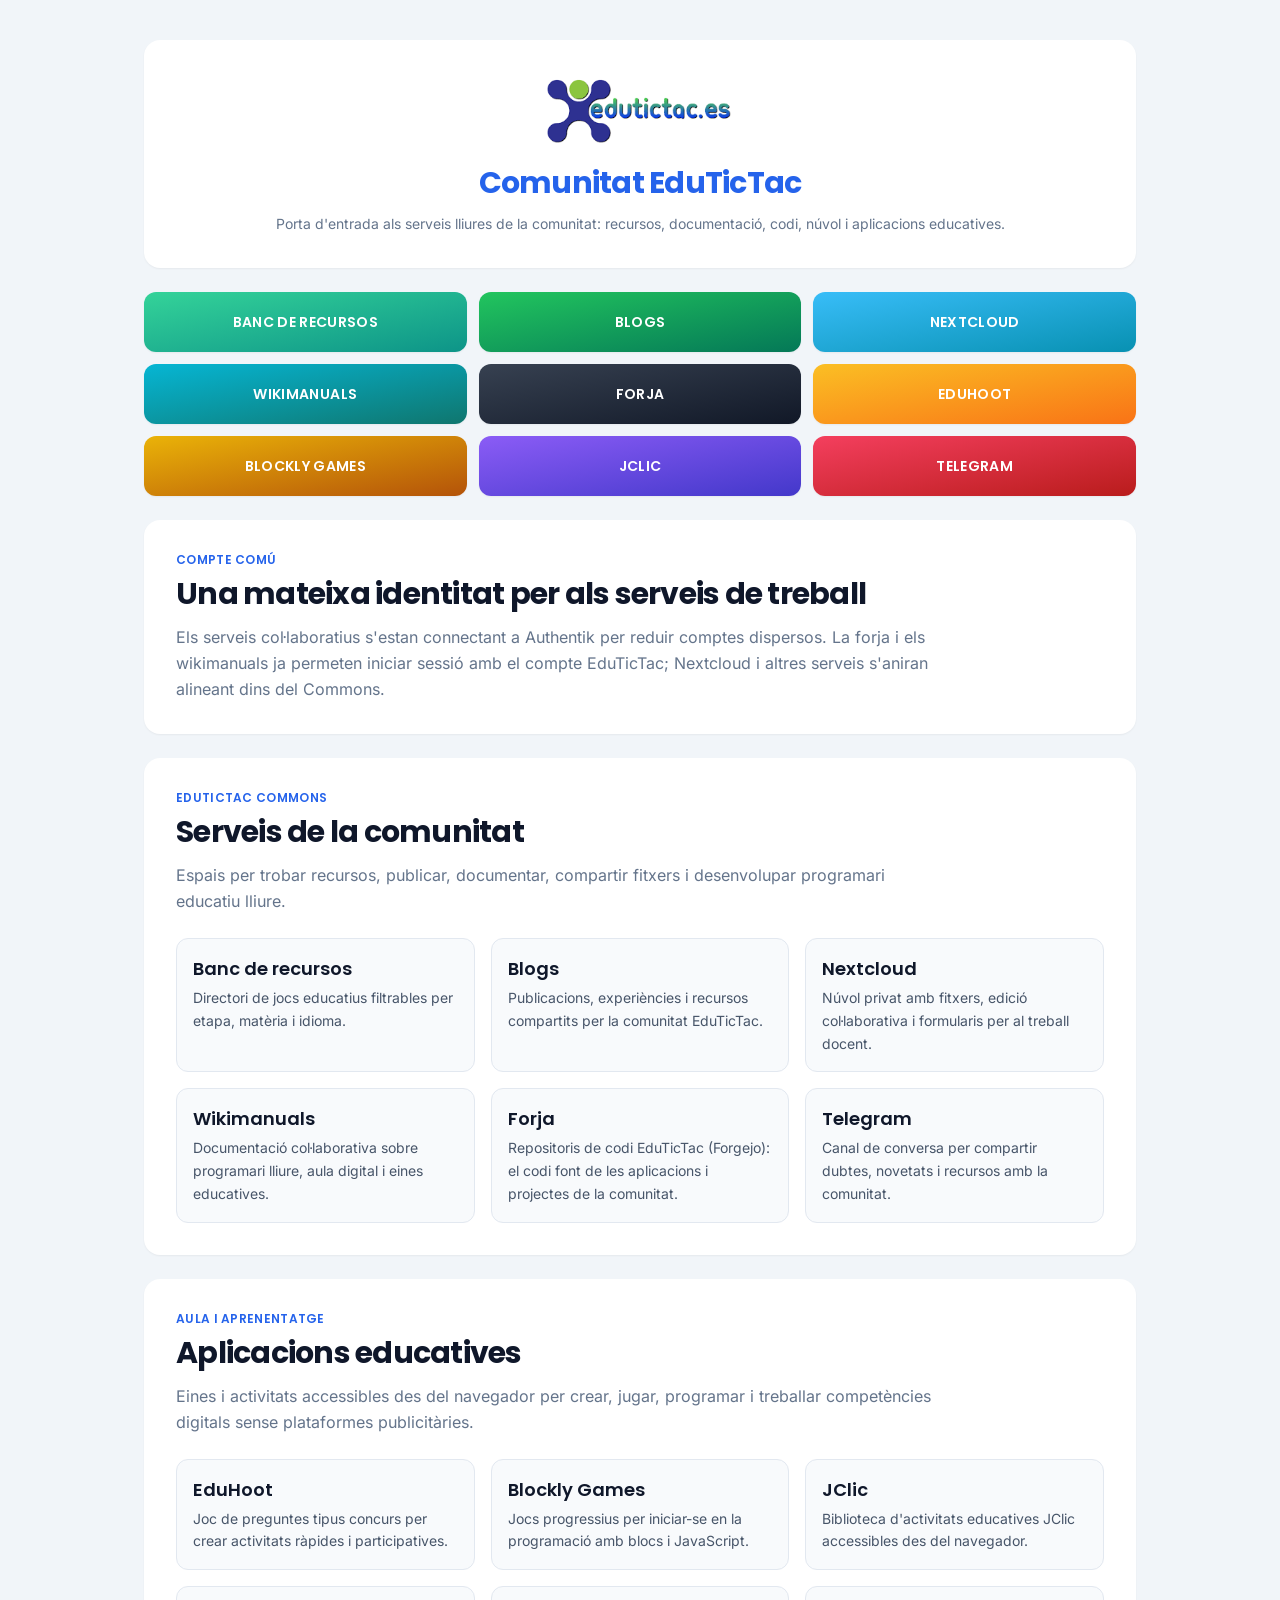
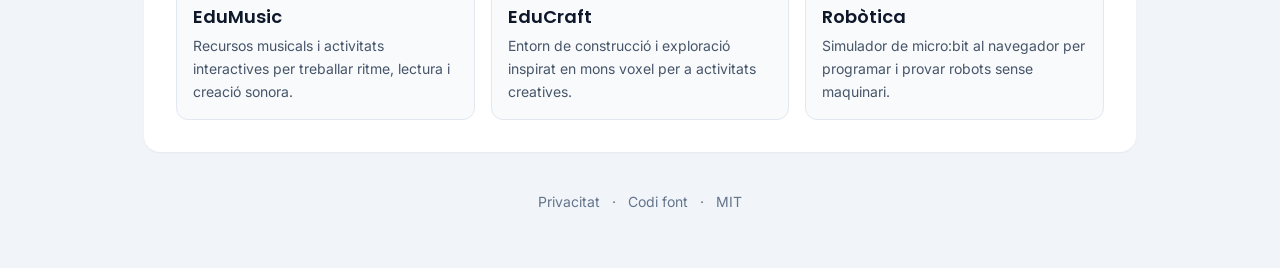
<file: index.html>
<!DOCTYPE html>
<html lang="ca">
<head>
  <meta charset="utf-8">
  <meta name="viewport" content="width=device-width, initial-scale=1.0">
  <title>Comunitat EduTicTac</title>
  <meta name="description" content="EduTicTac - Una comunitat per compartir, un espai per desenvolupar, un lloc per aprendre">
  <link rel="stylesheet" href="styles/fonts.css">
  <link rel="stylesheet" href="styles/tailwind.css">
</head>
<body class="bg-slate-100 min-h-screen font-sans text-slate-800">

  <div class="max-w-5xl mx-auto px-4 py-10 flex flex-col gap-6">

    <!-- Header -->
    <header class="bg-white rounded-2xl shadow-sm p-8 flex flex-col items-center gap-3 text-center">
      <img src="logo.png" alt="EduTicTac" class="max-w-xs w-full h-auto">
      <h1 class="font-display text-3xl font-bold text-blue-600 tracking-tight">Comunitat EduTicTac</h1>
      <p class="text-slate-500 text-sm leading-relaxed">
        Porta d'entrada als serveis lliures de la comunitat: recursos, documentació,
        codi, núvol i aplicacions educatives.
      </p>
    </header>

    <!-- Accessos principals -->
    <nav class="grid grid-cols-2 sm:grid-cols-3 gap-3" aria-label="Serveis EduTicTac">
      <a href="https://recursos.edutictac.es/"
         class="flex items-center justify-center bg-gradient-to-br from-emerald-400 to-teal-600 hover:from-emerald-500 hover:to-teal-700 active:scale-95 text-white font-display font-semibold text-sm uppercase tracking-wide rounded-xl py-5 shadow-sm transition-all duration-200">
        Banc de recursos
      </a>
      <a href="https://edutictac.es/blog/"
         class="flex items-center justify-center bg-gradient-to-br from-green-500 to-emerald-700 hover:from-green-600 hover:to-emerald-800 active:scale-95 text-white font-display font-semibold text-sm uppercase tracking-wide rounded-xl py-5 shadow-sm transition-all duration-200">
        Blogs
      </a>
      <a href="https://edutictac.es/nextcloud/"
         class="flex items-center justify-center bg-gradient-to-br from-sky-400 to-cyan-600 hover:from-sky-500 hover:to-cyan-700 active:scale-95 text-white font-display font-semibold text-sm uppercase tracking-wide rounded-xl py-5 shadow-sm transition-all duration-200">
        Nextcloud
      </a>
      <a href="https://edutictac.es/wikimanuals"
         class="flex items-center justify-center bg-gradient-to-br from-cyan-500 to-teal-700 hover:from-cyan-600 hover:to-teal-800 active:scale-95 text-white font-display font-semibold text-sm uppercase tracking-wide rounded-xl py-5 shadow-sm transition-all duration-200">
        Wikimanuals
      </a>
      <a href="https://git.edutictac.es"
         class="flex items-center justify-center bg-gradient-to-br from-gray-700 to-gray-900 hover:from-gray-800 hover:to-black active:scale-95 text-white font-display font-semibold text-sm uppercase tracking-wide rounded-xl py-5 shadow-sm transition-all duration-200">
        Forja
      </a>
      <a href="https://eduhoot.edutictac.es"
         class="flex items-center justify-center bg-gradient-to-br from-amber-400 to-orange-500 hover:from-amber-500 hover:to-orange-600 active:scale-95 text-white font-display font-semibold text-sm uppercase tracking-wide rounded-xl py-5 shadow-sm transition-all duration-200">
        EduHoot
      </a>
      <a href="https://blockly.edutictac.es"
         class="flex items-center justify-center bg-gradient-to-br from-yellow-500 to-amber-700 hover:from-yellow-600 hover:to-amber-800 active:scale-95 text-white font-display font-semibold text-sm uppercase tracking-wide rounded-xl py-5 shadow-sm transition-all duration-200">
        Blockly Games
      </a>
      <a href="https://jclic.edutictac.es/"
         class="flex items-center justify-center bg-gradient-to-br from-violet-500 to-indigo-700 hover:from-violet-600 hover:to-indigo-800 active:scale-95 text-white font-display font-semibold text-sm uppercase tracking-wide rounded-xl py-5 shadow-sm transition-all duration-200">
        JClic
      </a>
      <a href="https://telegram.me/joinchat/AF9KBj1o0IXttv35k7NAug"
         class="flex items-center justify-center bg-gradient-to-br from-rose-500 to-red-700 hover:from-rose-600 hover:to-red-800 active:scale-95 text-white font-display font-semibold text-sm uppercase tracking-wide rounded-xl py-5 shadow-sm transition-all duration-200">
        Telegram
      </a>
    </nav>

    <!-- Identitat -->
    <section class="bg-white rounded-2xl shadow-sm p-6 sm:p-8" aria-labelledby="identity-title">
      <div class="max-w-3xl">
        <p class="text-blue-600 font-display font-semibold uppercase tracking-wide text-xs mb-2">Compte comú</p>
        <h2 id="identity-title" class="font-display text-2xl sm:text-3xl font-bold text-slate-900 tracking-tight mb-3">
          Una mateixa identitat per als serveis de treball
        </h2>
        <p class="text-slate-500 leading-relaxed">
          Els serveis col·laboratius s'estan connectant a Authentik per reduir comptes dispersos.
          La forja i els wikimanuals ja permeten iniciar sessió amb el compte EduTicTac; Nextcloud
          i altres serveis s'aniran alineant dins del Commons.
        </p>
      </div>
    </section>

    <!-- Serveis Commons -->
    <section class="bg-white rounded-2xl shadow-sm p-6 sm:p-8" aria-labelledby="services-title">
      <div class="max-w-3xl">
        <p class="text-blue-600 font-display font-semibold uppercase tracking-wide text-xs mb-2">EduTicTac Commons</p>
        <h2 id="services-title" class="font-display text-2xl sm:text-3xl font-bold text-slate-900 tracking-tight mb-3">
          Serveis de la comunitat
        </h2>
        <p class="text-slate-500 leading-relaxed">
          Espais per trobar recursos, publicar, documentar, compartir fitxers i desenvolupar
          programari educatiu lliure.
        </p>
      </div>

      <div class="grid sm:grid-cols-2 lg:grid-cols-3 gap-4 mt-6">
        <a href="https://recursos.edutictac.es/" class="block border border-slate-200 rounded-xl p-4 bg-slate-50 hover:bg-white hover:border-blue-300 hover:shadow-sm focus:outline-none focus:ring-2 focus:ring-blue-500 transition">
          <h3 class="font-display text-lg font-semibold text-slate-900 mb-1">Banc de recursos</h3>
          <p class="text-sm text-slate-600 leading-relaxed">Directori de jocs educatius filtrables per etapa, matèria i idioma.</p>
        </a>
        <a href="https://edutictac.es/blog/" class="block border border-slate-200 rounded-xl p-4 bg-slate-50 hover:bg-white hover:border-blue-300 hover:shadow-sm focus:outline-none focus:ring-2 focus:ring-blue-500 transition">
          <h3 class="font-display text-lg font-semibold text-slate-900 mb-1">Blogs</h3>
          <p class="text-sm text-slate-600 leading-relaxed">Publicacions, experiències i recursos compartits per la comunitat EduTicTac.</p>
        </a>
        <a href="https://edutictac.es/nextcloud/" class="block border border-slate-200 rounded-xl p-4 bg-slate-50 hover:bg-white hover:border-blue-300 hover:shadow-sm focus:outline-none focus:ring-2 focus:ring-blue-500 transition">
          <h3 class="font-display text-lg font-semibold text-slate-900 mb-1">Nextcloud</h3>
          <p class="text-sm text-slate-600 leading-relaxed">Núvol privat amb fitxers, edició col·laborativa i formularis per al treball docent.</p>
        </a>
        <a href="https://edutictac.es/wikimanuals" class="block border border-slate-200 rounded-xl p-4 bg-slate-50 hover:bg-white hover:border-blue-300 hover:shadow-sm focus:outline-none focus:ring-2 focus:ring-blue-500 transition">
          <h3 class="font-display text-lg font-semibold text-slate-900 mb-1">Wikimanuals</h3>
          <p class="text-sm text-slate-600 leading-relaxed">Documentació col·laborativa sobre programari lliure, aula digital i eines educatives.</p>
        </a>
        <a href="https://git.edutictac.es" class="block border border-slate-200 rounded-xl p-4 bg-slate-50 hover:bg-white hover:border-blue-300 hover:shadow-sm focus:outline-none focus:ring-2 focus:ring-blue-500 transition">
          <h3 class="font-display text-lg font-semibold text-slate-900 mb-1">Forja</h3>
          <p class="text-sm text-slate-600 leading-relaxed">Repositoris de codi EduTicTac (Forgejo): el codi font de les aplicacions i projectes de la comunitat.</p>
        </a>
        <a href="https://telegram.me/joinchat/AF9KBj1o0IXttv35k7NAug" class="block border border-slate-200 rounded-xl p-4 bg-slate-50 hover:bg-white hover:border-blue-300 hover:shadow-sm focus:outline-none focus:ring-2 focus:ring-blue-500 transition">
          <h3 class="font-display text-lg font-semibold text-slate-900 mb-1">Telegram</h3>
          <p class="text-sm text-slate-600 leading-relaxed">Canal de conversa per compartir dubtes, novetats i recursos amb la comunitat.</p>
        </a>
      </div>
    </section>

    <!-- Aplicacions educatives -->
    <section class="bg-white rounded-2xl shadow-sm p-6 sm:p-8" aria-labelledby="apps-title">
      <div class="max-w-3xl">
        <p class="text-blue-600 font-display font-semibold uppercase tracking-wide text-xs mb-2">Aula i aprenentatge</p>
        <h2 id="apps-title" class="font-display text-2xl sm:text-3xl font-bold text-slate-900 tracking-tight mb-3">
          Aplicacions educatives
        </h2>
        <p class="text-slate-500 leading-relaxed">
          Eines i activitats accessibles des del navegador per crear, jugar, programar i treballar
          competències digitals sense plataformes publicitàries.
        </p>
      </div>

      <div class="grid sm:grid-cols-2 lg:grid-cols-3 gap-4 mt-6">
        <a href="https://eduhoot.edutictac.es" class="block border border-slate-200 rounded-xl p-4 bg-slate-50 hover:bg-white hover:border-blue-300 hover:shadow-sm focus:outline-none focus:ring-2 focus:ring-blue-500 transition">
          <h3 class="font-display text-lg font-semibold text-slate-900 mb-1">EduHoot</h3>
          <p class="text-sm text-slate-600 leading-relaxed">Joc de preguntes tipus concurs per crear activitats ràpides i participatives.</p>
        </a>
        <a href="https://blockly.edutictac.es" class="block border border-slate-200 rounded-xl p-4 bg-slate-50 hover:bg-white hover:border-blue-300 hover:shadow-sm focus:outline-none focus:ring-2 focus:ring-blue-500 transition">
          <h3 class="font-display text-lg font-semibold text-slate-900 mb-1">Blockly Games</h3>
          <p class="text-sm text-slate-600 leading-relaxed">Jocs progressius per iniciar-se en la programació amb blocs i JavaScript.</p>
        </a>
        <a href="https://jclic.edutictac.es/" class="block border border-slate-200 rounded-xl p-4 bg-slate-50 hover:bg-white hover:border-blue-300 hover:shadow-sm focus:outline-none focus:ring-2 focus:ring-blue-500 transition">
          <h3 class="font-display text-lg font-semibold text-slate-900 mb-1">JClic</h3>
          <p class="text-sm text-slate-600 leading-relaxed">Biblioteca d'activitats educatives JClic accessibles des del navegador.</p>
        </a>
        <a href="https://edumusic.edutictac.es" class="block border border-slate-200 rounded-xl p-4 bg-slate-50 hover:bg-white hover:border-blue-300 hover:shadow-sm focus:outline-none focus:ring-2 focus:ring-blue-500 transition">
          <h3 class="font-display text-lg font-semibold text-slate-900 mb-1">EduMusic</h3>
          <p class="text-sm text-slate-600 leading-relaxed">Recursos musicals i activitats interactives per treballar ritme, lectura i creació sonora.</p>
        </a>
        <a href="https://educraft.edutictac.es" class="block border border-slate-200 rounded-xl p-4 bg-slate-50 hover:bg-white hover:border-blue-300 hover:shadow-sm focus:outline-none focus:ring-2 focus:ring-blue-500 transition">
          <h3 class="font-display text-lg font-semibold text-slate-900 mb-1">EduCraft</h3>
          <p class="text-sm text-slate-600 leading-relaxed">Entorn de construcció i exploració inspirat en mons voxel per a activitats creatives.</p>
        </a>
        <a href="https://robotics.edutictac.es" class="block border border-slate-200 rounded-xl p-4 bg-slate-50 hover:bg-white hover:border-blue-300 hover:shadow-sm focus:outline-none focus:ring-2 focus:ring-blue-500 transition">
          <h3 class="font-display text-lg font-semibold text-slate-900 mb-1">Robòtica</h3>
          <p class="text-sm text-slate-600 leading-relaxed">Simulador de micro:bit al navegador per programar i provar robots sense maquinari.</p>
        </a>
      </div>
    </section>

    <!-- Footer -->
    <footer class="text-center text-sm text-slate-500 py-4">
      <a href="privacitat.html" class="hover:text-blue-600 hover:underline transition">Privacitat</a>
      <span class="mx-2">·</span>
      <a href="https://git.edutictac.es/Edutictac/edutictac.es" class="hover:text-blue-600 hover:underline transition">Codi font</a>
      <span class="mx-2">·</span>
      <span>MIT</span>
    </footer>

  </div>

</body>
</html>
</file>
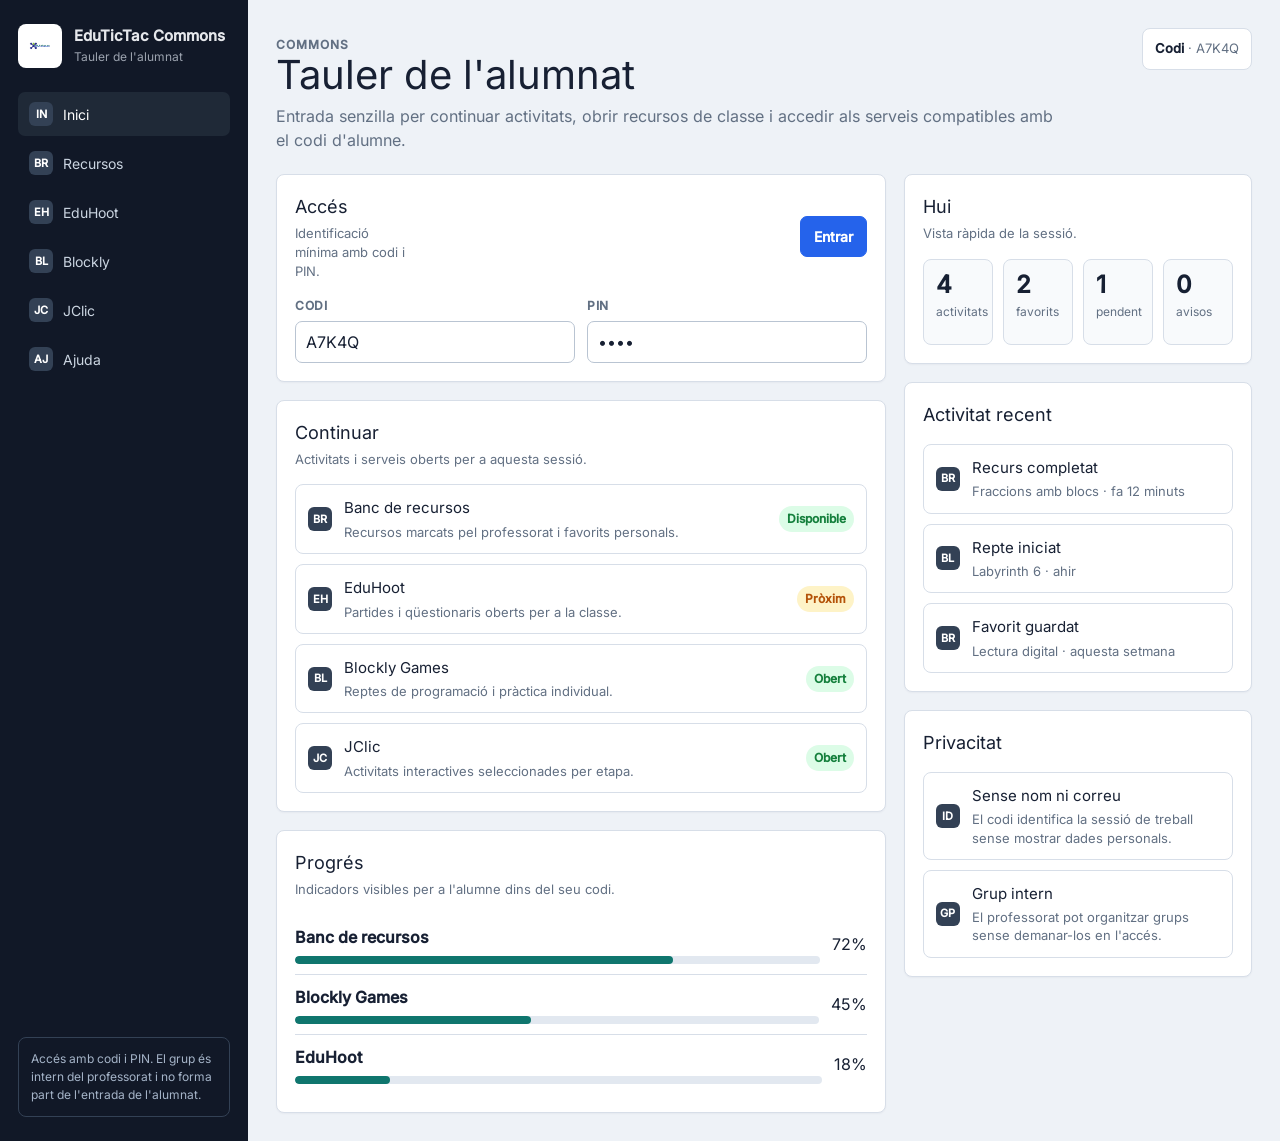
<file: dashboard-alumnat.html>
<!DOCTYPE html>
<html lang="ca">
<head>
  <meta charset="utf-8">
  <meta name="viewport" content="width=device-width, initial-scale=1.0">
  <title>Tauler de l'alumnat — EduTicTac Commons</title>
  <meta name="description" content="Maqueta del tauler de l'alumnat d'EduTicTac Commons.">
  <link rel="stylesheet" href="styles/fonts.css">
  <link rel="stylesheet" href="styles/tailwind.css">
  <link rel="stylesheet" href="styles/dashboards.css">
</head>
<body class="dashboard-body font-sans">
  <div class="dashboard-shell">
    <aside class="dashboard-sidebar" aria-label="Seccions del tauler">
      <div class="dashboard-brand">
        <img src="logo.png" alt="EduTicTac">
        <div>
          <strong>EduTicTac Commons</strong>
          <span>Tauler de l'alumnat</span>
        </div>
      </div>

      <nav class="dashboard-nav">
        <a href="#" aria-current="page"><span class="nav-mark">IN</span>Inici</a>
        <a href="#"><span class="nav-mark">BR</span>Recursos</a>
        <a href="#"><span class="nav-mark">EH</span>EduHoot</a>
        <a href="#"><span class="nav-mark">BL</span>Blockly</a>
        <a href="#"><span class="nav-mark">JC</span>JClic</a>
        <a href="#"><span class="nav-mark">AJ</span>Ajuda</a>
      </nav>

      <p class="dashboard-note">
        Accés amb codi i PIN. El grup és intern del professorat i no forma part de l'entrada de l'alumnat.
      </p>
    </aside>

    <main class="dashboard-main">
      <header class="topbar">
        <div>
          <p class="eyebrow">Commons</p>
          <h1>Tauler de l'alumnat</h1>
          <p>Entrada senzilla per continuar activitats, obrir recursos de classe i accedir als serveis compatibles amb el codi d'alumne.</p>
        </div>
        <div class="session-chip"><strong>Codi</strong> · A7K4Q</div>
      </header>

      <section class="dashboard-grid" aria-label="Contingut principal">
        <div>
          <article class="panel">
            <div class="panel-header">
              <div>
                <h2>Accés</h2>
                <p>Identificació mínima amb codi i PIN.</p>
              </div>
              <div class="button-row">
                <a class="button primary" href="#">Entrar</a>
              </div>
            </div>
            <div class="split-form">
              <div class="field">
                <label for="student-code">Codi</label>
                <input id="student-code" value="A7K4Q">
              </div>
              <div class="field">
                <label for="student-pin">PIN</label>
                <input id="student-pin" value="8291" type="password">
              </div>
            </div>
          </article>

          <article class="panel">
            <div class="panel-header">
              <div>
                <h2>Continuar</h2>
                <p>Activitats i serveis oberts per a aquesta sessió.</p>
              </div>
            </div>

            <div class="tool-list">
              <div class="tool-item">
                <span class="tool-mark">BR</span>
                <div>
                  <h3>Banc de recursos</h3>
                  <p>Recursos marcats pel professorat i favorits personals.</p>
                </div>
                <span class="status ready">Disponible</span>
              </div>
              <div class="tool-item">
                <span class="tool-mark">EH</span>
                <div>
                  <h3>EduHoot</h3>
                  <p>Partides i qüestionaris oberts per a la classe.</p>
                </div>
                <span class="status todo">Pròxim</span>
              </div>
              <div class="tool-item">
                <span class="tool-mark">BL</span>
                <div>
                  <h3>Blockly Games</h3>
                  <p>Reptes de programació i pràctica individual.</p>
                </div>
                <span class="status ready">Obert</span>
              </div>
              <div class="tool-item">
                <span class="tool-mark">JC</span>
                <div>
                  <h3>JClic</h3>
                  <p>Activitats interactives seleccionades per etapa.</p>
                </div>
                <span class="status ready">Obert</span>
              </div>
            </div>
          </article>

          <article class="panel">
            <div class="panel-header">
              <div>
                <h2>Progrés</h2>
                <p>Indicadors visibles per a l'alumne dins del seu codi.</p>
              </div>
            </div>

            <div class="progress-row">
              <div>
                <strong>Banc de recursos</strong>
                <div class="progress-bar"><span style="width:72%"></span></div>
              </div>
              <span>72%</span>
            </div>
            <div class="progress-row">
              <div>
                <strong>Blockly Games</strong>
                <div class="progress-bar"><span style="width:45%"></span></div>
              </div>
              <span>45%</span>
            </div>
            <div class="progress-row">
              <div>
                <strong>EduHoot</strong>
                <div class="progress-bar"><span style="width:18%"></span></div>
              </div>
              <span>18%</span>
            </div>
          </article>
        </div>

        <aside>
          <article class="panel">
            <div class="panel-header">
              <div>
                <h2>Hui</h2>
                <p>Vista ràpida de la sessió.</p>
              </div>
            </div>
            <div class="metric-grid">
              <div class="metric"><strong>4</strong><span>activitats</span></div>
              <div class="metric"><strong>2</strong><span>favorits</span></div>
              <div class="metric"><strong>1</strong><span>pendent</span></div>
              <div class="metric"><strong>0</strong><span>avisos</span></div>
            </div>
          </article>

          <article class="panel">
            <div class="panel-header">
              <div>
                <h2>Activitat recent</h2>
              </div>
            </div>
            <div class="activity-list">
              <div class="activity-item">
                <span class="tool-mark">BR</span>
                <div>
                  <h3>Recurs completat</h3>
                  <p>Fraccions amb blocs · fa 12 minuts</p>
                </div>
              </div>
              <div class="activity-item">
                <span class="tool-mark">BL</span>
                <div>
                  <h3>Repte iniciat</h3>
                  <p>Labyrinth 6 · ahir</p>
                </div>
              </div>
              <div class="activity-item">
                <span class="tool-mark">BR</span>
                <div>
                  <h3>Favorit guardat</h3>
                  <p>Lectura digital · aquesta setmana</p>
                </div>
              </div>
            </div>
          </article>

          <article class="panel">
            <div class="panel-header">
              <div>
                <h2>Privacitat</h2>
              </div>
            </div>
            <div class="activity-list">
              <div class="activity-item">
                <span class="tool-mark">ID</span>
                <div>
                  <h3>Sense nom ni correu</h3>
                  <p>El codi identifica la sessió de treball sense mostrar dades personals.</p>
                </div>
              </div>
              <div class="activity-item">
                <span class="tool-mark">GP</span>
                <div>
                  <h3>Grup intern</h3>
                  <p>El professorat pot organitzar grups sense demanar-los en l'accés.</p>
                </div>
              </div>
            </div>
          </article>
        </aside>
      </section>
    </main>
  </div>
</body>
</html>
</file>
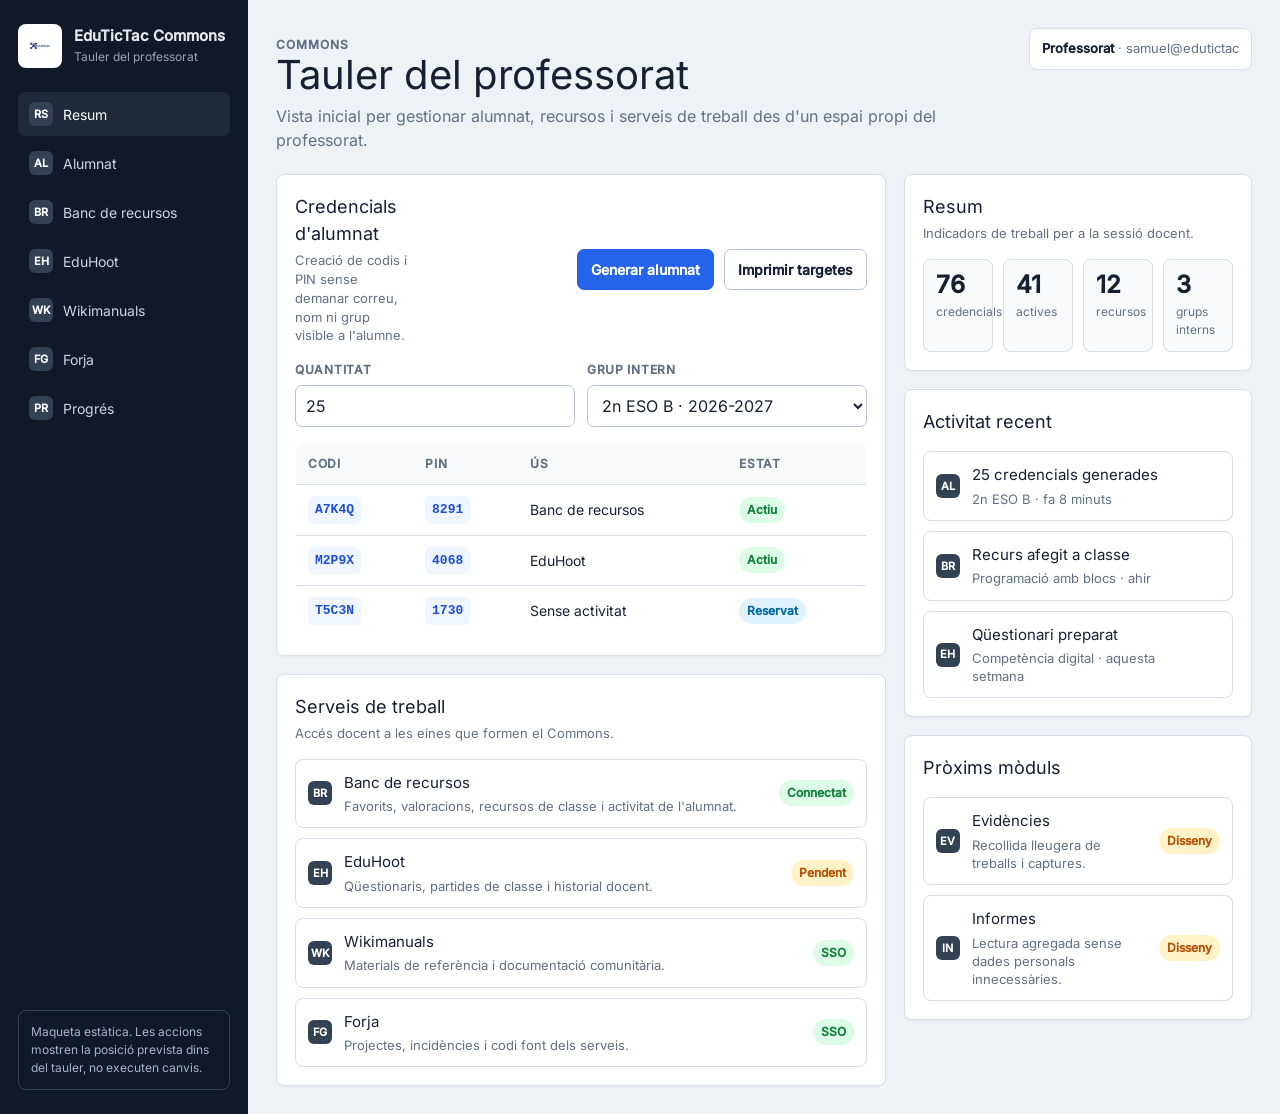
<file: dashboard-professorat.html>
<!DOCTYPE html>
<html lang="ca">
<head>
  <meta charset="utf-8">
  <meta name="viewport" content="width=device-width, initial-scale=1.0">
  <title>Tauler del professorat — EduTicTac Commons</title>
  <meta name="description" content="Maqueta del tauler del professorat d'EduTicTac Commons.">
  <link rel="stylesheet" href="styles/fonts.css">
  <link rel="stylesheet" href="styles/tailwind.css">
  <link rel="stylesheet" href="styles/dashboards.css">
</head>
<body class="dashboard-body font-sans">
  <div class="dashboard-shell">
    <aside class="dashboard-sidebar" aria-label="Seccions del tauler">
      <div class="dashboard-brand">
        <img src="logo.png" alt="EduTicTac">
        <div>
          <strong>EduTicTac Commons</strong>
          <span>Tauler del professorat</span>
        </div>
      </div>

      <nav class="dashboard-nav">
        <a href="#" aria-current="page"><span class="nav-mark">RS</span>Resum</a>
        <a href="#"><span class="nav-mark">AL</span>Alumnat</a>
        <a href="#"><span class="nav-mark">BR</span>Banc de recursos</a>
        <a href="#"><span class="nav-mark">EH</span>EduHoot</a>
        <a href="#"><span class="nav-mark">WK</span>Wikimanuals</a>
        <a href="#"><span class="nav-mark">FG</span>Forja</a>
        <a href="#"><span class="nav-mark">PR</span>Progrés</a>
      </nav>

      <p class="dashboard-note">
        Maqueta estàtica. Les accions mostren la posició prevista dins del tauler, no executen canvis.
      </p>
    </aside>

    <main class="dashboard-main">
      <header class="topbar">
        <div>
          <p class="eyebrow">Commons</p>
          <h1>Tauler del professorat</h1>
          <p>Vista inicial per gestionar alumnat, recursos i serveis de treball des d'un espai propi del professorat.</p>
        </div>
        <div class="session-chip"><strong>Professorat</strong> · samuel@edutictac</div>
      </header>

      <section class="dashboard-grid" aria-label="Contingut principal">
        <div>
          <article class="panel">
            <div class="panel-header">
              <div>
                <h2>Credencials d'alumnat</h2>
                <p>Creació de codis i PIN sense demanar correu, nom ni grup visible a l'alumne.</p>
              </div>
              <div class="button-row">
                <a class="button primary" href="#">Generar alumnat</a>
                <a class="button" href="#">Imprimir targetes</a>
              </div>
            </div>

            <div class="split-form" aria-label="Opcions de generació">
              <div class="field">
                <label for="batch-size">Quantitat</label>
                <input id="batch-size" value="25" inputmode="numeric">
              </div>
              <div class="field">
                <label for="internal-group">Grup intern</label>
                <select id="internal-group">
                  <option>2n ESO B · 2026-2027</option>
                  <option>5é Primària A · 2026-2027</option>
                </select>
              </div>
            </div>

            <table class="credentials-table" aria-label="Mostra de credencials generades" style="margin-top:16px">
              <thead>
                <tr>
                  <th>Codi</th>
                  <th>PIN</th>
                  <th>Ús</th>
                  <th>Estat</th>
                </tr>
              </thead>
              <tbody>
                <tr>
                  <td><span class="code-pill">A7K4Q</span></td>
                  <td><span class="code-pill">8291</span></td>
                  <td>Banc de recursos</td>
                  <td><span class="status ready">Actiu</span></td>
                </tr>
                <tr>
                  <td><span class="code-pill">M2P9X</span></td>
                  <td><span class="code-pill">4068</span></td>
                  <td>EduHoot</td>
                  <td><span class="status ready">Actiu</span></td>
                </tr>
                <tr>
                  <td><span class="code-pill">T5C3N</span></td>
                  <td><span class="code-pill">1730</span></td>
                  <td>Sense activitat</td>
                  <td><span class="status private">Reservat</span></td>
                </tr>
              </tbody>
            </table>
          </article>

          <article class="panel">
            <div class="panel-header">
              <div>
                <h2>Serveis de treball</h2>
                <p>Accés docent a les eines que formen el Commons.</p>
              </div>
            </div>

            <div class="tool-list">
              <div class="tool-item">
                <span class="tool-mark">BR</span>
                <div>
                  <h3>Banc de recursos</h3>
                  <p>Favorits, valoracions, recursos de classe i activitat de l'alumnat.</p>
                </div>
                <span class="status ready">Connectat</span>
              </div>
              <div class="tool-item">
                <span class="tool-mark">EH</span>
                <div>
                  <h3>EduHoot</h3>
                  <p>Qüestionaris, partides de classe i historial docent.</p>
                </div>
                <span class="status todo">Pendent</span>
              </div>
              <div class="tool-item">
                <span class="tool-mark">WK</span>
                <div>
                  <h3>Wikimanuals</h3>
                  <p>Materials de referència i documentació comunitària.</p>
                </div>
                <span class="status ready">SSO</span>
              </div>
              <div class="tool-item">
                <span class="tool-mark">FG</span>
                <div>
                  <h3>Forja</h3>
                  <p>Projectes, incidències i codi font dels serveis.</p>
                </div>
                <span class="status ready">SSO</span>
              </div>
            </div>
          </article>
        </div>

        <aside>
          <article class="panel">
            <div class="panel-header">
              <div>
                <h2>Resum</h2>
                <p>Indicadors de treball per a la sessió docent.</p>
              </div>
            </div>
            <div class="metric-grid">
              <div class="metric"><strong>76</strong><span>credencials</span></div>
              <div class="metric"><strong>41</strong><span>actives</span></div>
              <div class="metric"><strong>12</strong><span>recursos</span></div>
              <div class="metric"><strong>3</strong><span>grups interns</span></div>
            </div>
          </article>

          <article class="panel">
            <div class="panel-header">
              <div>
                <h2>Activitat recent</h2>
              </div>
            </div>
            <div class="activity-list">
              <div class="activity-item">
                <span class="tool-mark">AL</span>
                <div>
                  <h3>25 credencials generades</h3>
                  <p>2n ESO B · fa 8 minuts</p>
                </div>
              </div>
              <div class="activity-item">
                <span class="tool-mark">BR</span>
                <div>
                  <h3>Recurs afegit a classe</h3>
                  <p>Programació amb blocs · ahir</p>
                </div>
              </div>
              <div class="activity-item">
                <span class="tool-mark">EH</span>
                <div>
                  <h3>Qüestionari preparat</h3>
                  <p>Competència digital · aquesta setmana</p>
                </div>
              </div>
            </div>
          </article>

          <article class="panel">
            <div class="panel-header">
              <div>
                <h2>Pròxims mòduls</h2>
              </div>
            </div>
            <div class="activity-list">
              <div class="activity-item">
                <span class="tool-mark">EV</span>
                <div>
                  <h3>Evidències</h3>
                  <p>Recollida lleugera de treballs i captures.</p>
                </div>
                <span class="status todo">Disseny</span>
              </div>
              <div class="activity-item">
                <span class="tool-mark">IN</span>
                <div>
                  <h3>Informes</h3>
                  <p>Lectura agregada sense dades personals innecessàries.</p>
                </div>
                <span class="status todo">Disseny</span>
              </div>
            </div>
          </article>
        </aside>
      </section>
    </main>
  </div>
</body>
</html>
</file>
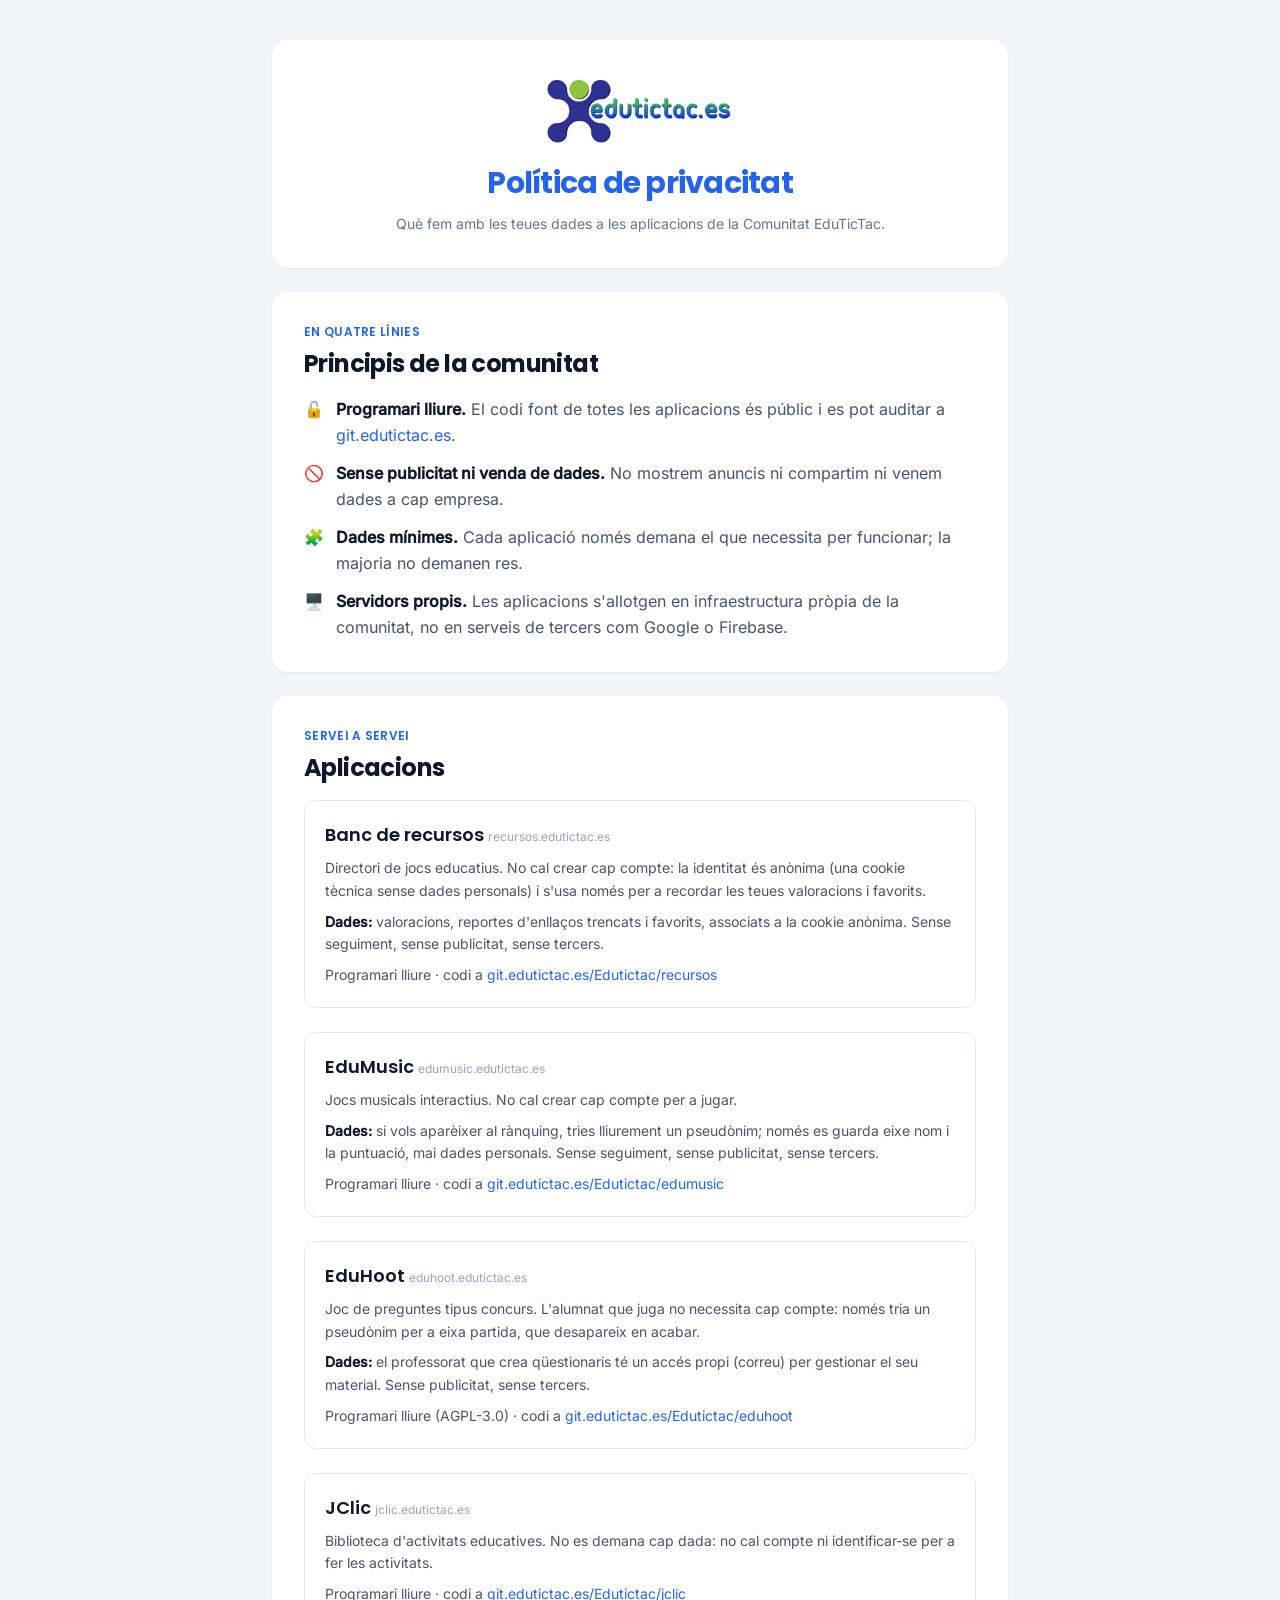
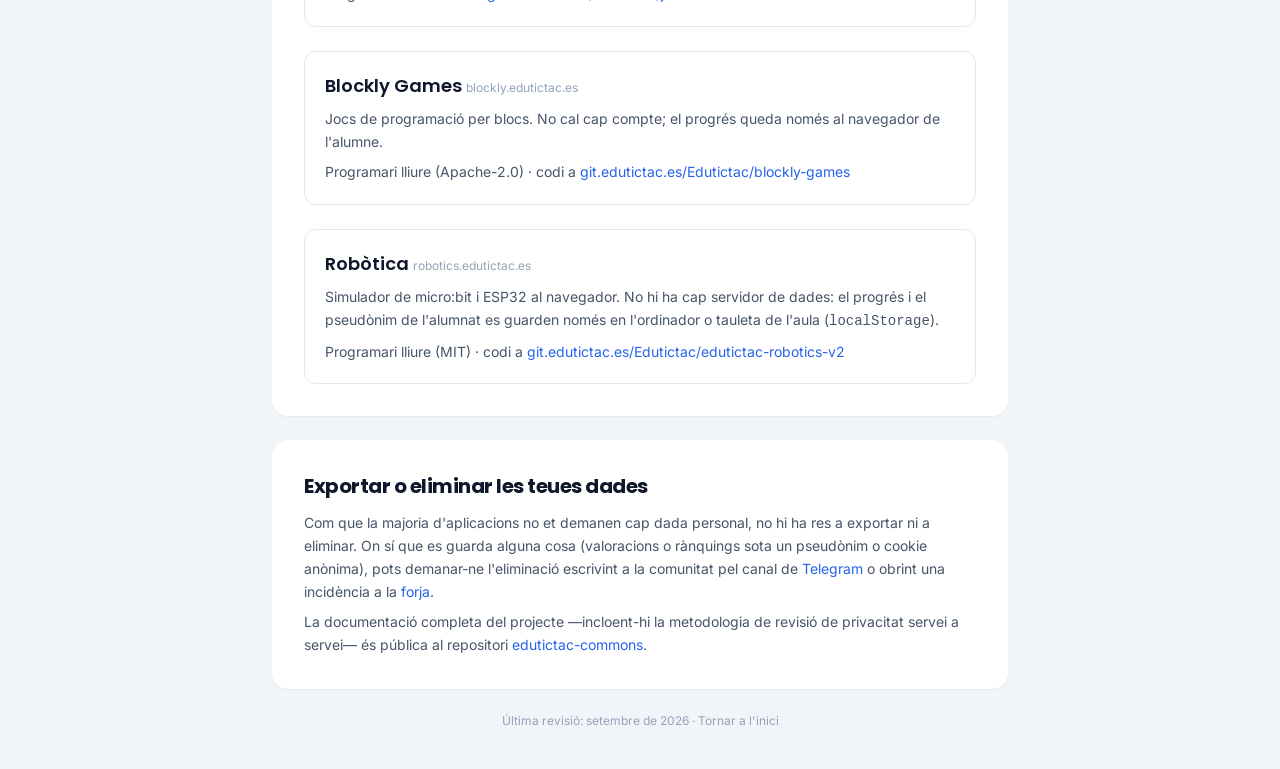
<file: privacitat.html>
<!DOCTYPE html>
<html lang="ca">
<head>
  <meta charset="utf-8">
  <meta name="viewport" content="width=device-width, initial-scale=1.0">
  <title>Política de privacitat — Comunitat EduTicTac</title>
  <meta name="description" content="Política de privacitat de les aplicacions de la Comunitat EduTicTac: quines dades demanem, per a què i com controlar-les.">
  <link rel="stylesheet" href="styles/fonts.css">
  <link rel="stylesheet" href="styles/tailwind.css">
</head>
<body class="bg-slate-100 min-h-screen font-sans text-slate-800">

  <div class="max-w-3xl mx-auto px-4 py-10 flex flex-col gap-6">

    <!-- Header -->
    <header class="bg-white rounded-2xl shadow-sm p-8 flex flex-col items-center gap-3 text-center">
      <a href="index.html">
        <img src="logo.png" alt="EduTicTac" class="max-w-xs w-full h-auto">
      </a>
      <h1 class="font-display text-3xl font-bold text-blue-600 tracking-tight">Política de privacitat</h1>
      <p class="text-slate-500 text-sm leading-relaxed">
        Què fem amb les teues dades a les aplicacions de la Comunitat EduTicTac.
      </p>
    </header>

    <!-- Principis -->
    <section class="bg-white rounded-2xl shadow-sm p-6 sm:p-8" aria-labelledby="principis-title">
      <p class="text-blue-600 font-display font-semibold uppercase tracking-wide text-xs mb-2">En quatre línies</p>
      <h2 id="principis-title" class="font-display text-2xl font-bold text-slate-900 tracking-tight mb-4">
        Principis de la comunitat
      </h2>
      <ul class="space-y-3 text-slate-600 leading-relaxed">
        <li class="flex gap-3">
          <span aria-hidden="true">🔓</span>
          <span><strong class="text-slate-900">Programari lliure.</strong> El codi font de totes les aplicacions és públic i es pot auditar a <a class="text-blue-600 hover:underline" href="https://git.edutictac.es" target="_blank" rel="noopener">git.edutictac.es</a>.</span>
        </li>
        <li class="flex gap-3">
          <span aria-hidden="true">🚫</span>
          <span><strong class="text-slate-900">Sense publicitat ni venda de dades.</strong> No mostrem anuncis ni compartim ni venem dades a cap empresa.</span>
        </li>
        <li class="flex gap-3">
          <span aria-hidden="true">🧩</span>
          <span><strong class="text-slate-900">Dades mínimes.</strong> Cada aplicació només demana el que necessita per funcionar; la majoria no demanen res.</span>
        </li>
        <li class="flex gap-3">
          <span aria-hidden="true">🖥️</span>
          <span><strong class="text-slate-900">Servidors propis.</strong> Les aplicacions s'allotgen en infraestructura pròpia de la comunitat, no en serveis de tercers com Google o Firebase.</span>
        </li>
      </ul>
    </section>

    <!-- Aplicacions -->
    <section class="bg-white rounded-2xl shadow-sm p-6 sm:p-8" aria-labelledby="apps-title">
      <p class="text-blue-600 font-display font-semibold uppercase tracking-wide text-xs mb-2">Servei a servei</p>
      <h2 id="apps-title" class="font-display text-2xl font-bold text-slate-900 tracking-tight mb-4">
        Aplicacions
      </h2>

      <div class="flex flex-col gap-6">

        <article class="border border-slate-200 rounded-xl p-5">
          <h3 class="font-display text-lg font-semibold text-slate-900 mb-2">
            Banc de recursos <span class="text-xs font-sans font-normal text-slate-400">recursos.edutictac.es</span>
          </h3>
          <p class="text-sm text-slate-600 leading-relaxed mb-2">Directori de jocs educatius. No cal crear cap compte: la identitat és anònima (una cookie tècnica sense dades personals) i s'usa només per a recordar les teues valoracions i favorits.</p>
          <p class="text-sm text-slate-600 leading-relaxed mb-2"><strong class="text-slate-900">Dades:</strong> valoracions, reportes d'enllaços trencats i favorits, associats a la cookie anònima. Sense seguiment, sense publicitat, sense tercers.</p>
          <p class="text-sm text-slate-600 leading-relaxed">Programari lliure · codi a <a class="text-blue-600 hover:underline" href="https://git.edutictac.es/Edutictac/recursos" target="_blank" rel="noopener">git.edutictac.es/Edutictac/recursos</a></p>
        </article>

        <article class="border border-slate-200 rounded-xl p-5">
          <h3 class="font-display text-lg font-semibold text-slate-900 mb-2">
            EduMusic <span class="text-xs font-sans font-normal text-slate-400">edumusic.edutictac.es</span>
          </h3>
          <p class="text-sm text-slate-600 leading-relaxed mb-2">Jocs musicals interactius. No cal crear cap compte per a jugar.</p>
          <p class="text-sm text-slate-600 leading-relaxed mb-2"><strong class="text-slate-900">Dades:</strong> si vols aparèixer al rànquing, tries lliurement un pseudònim; només es guarda eixe nom i la puntuació, mai dades personals. Sense seguiment, sense publicitat, sense tercers.</p>
          <p class="text-sm text-slate-600 leading-relaxed">Programari lliure · codi a <a class="text-blue-600 hover:underline" href="https://git.edutictac.es/Edutictac/edumusic" target="_blank" rel="noopener">git.edutictac.es/Edutictac/edumusic</a></p>
        </article>

        <article class="border border-slate-200 rounded-xl p-5">
          <h3 class="font-display text-lg font-semibold text-slate-900 mb-2">
            EduHoot <span class="text-xs font-sans font-normal text-slate-400">eduhoot.edutictac.es</span>
          </h3>
          <p class="text-sm text-slate-600 leading-relaxed mb-2">Joc de preguntes tipus concurs. L'alumnat que juga no necessita cap compte: només tria un pseudònim per a eixa partida, que desapareix en acabar.</p>
          <p class="text-sm text-slate-600 leading-relaxed mb-2"><strong class="text-slate-900">Dades:</strong> el professorat que crea qüestionaris té un accés propi (correu) per gestionar el seu material. Sense publicitat, sense tercers.</p>
          <p class="text-sm text-slate-600 leading-relaxed">Programari lliure (AGPL-3.0) · codi a <a class="text-blue-600 hover:underline" href="https://git.edutictac.es/Edutictac/eduhoot" target="_blank" rel="noopener">git.edutictac.es/Edutictac/eduhoot</a></p>
        </article>

        <article class="border border-slate-200 rounded-xl p-5">
          <h3 class="font-display text-lg font-semibold text-slate-900 mb-2">
            JClic <span class="text-xs font-sans font-normal text-slate-400">jclic.edutictac.es</span>
          </h3>
          <p class="text-sm text-slate-600 leading-relaxed mb-2">Biblioteca d'activitats educatives. No es demana cap dada: no cal compte ni identificar-se per a fer les activitats.</p>
          <p class="text-sm text-slate-600 leading-relaxed">Programari lliure · codi a <a class="text-blue-600 hover:underline" href="https://git.edutictac.es/Edutictac/jclic" target="_blank" rel="noopener">git.edutictac.es/Edutictac/jclic</a></p>
        </article>

        <article class="border border-slate-200 rounded-xl p-5">
          <h3 class="font-display text-lg font-semibold text-slate-900 mb-2">
            Blockly Games <span class="text-xs font-sans font-normal text-slate-400">blockly.edutictac.es</span>
          </h3>
          <p class="text-sm text-slate-600 leading-relaxed mb-2">Jocs de programació per blocs. No cal cap compte; el progrés queda només al navegador de l'alumne.</p>
          <p class="text-sm text-slate-600 leading-relaxed">Programari lliure (Apache-2.0) · codi a <a class="text-blue-600 hover:underline" href="https://git.edutictac.es/Edutictac/blockly-games" target="_blank" rel="noopener">git.edutictac.es/Edutictac/blockly-games</a></p>
        </article>

        <article class="border border-slate-200 rounded-xl p-5">
          <h3 class="font-display text-lg font-semibold text-slate-900 mb-2">
            Robòtica <span class="text-xs font-sans font-normal text-slate-400">robotics.edutictac.es</span>
          </h3>
          <p class="text-sm text-slate-600 leading-relaxed mb-2">Simulador de micro:bit i ESP32 al navegador. No hi ha cap servidor de dades: el progrés i el pseudònim de l'alumnat es guarden només en l'ordinador o tauleta de l'aula (<code>localStorage</code>).</p>
          <p class="text-sm text-slate-600 leading-relaxed">Programari lliure (MIT) · codi a <a class="text-blue-600 hover:underline" href="https://git.edutictac.es/Edutictac/edutictac-robotics-v2" target="_blank" rel="noopener">git.edutictac.es/Edutictac/edutictac-robotics-v2</a></p>
        </article>

      </div>
    </section>

    <!-- Exercici de drets -->
    <section class="bg-white rounded-2xl shadow-sm p-6 sm:p-8" aria-labelledby="drets-title">
      <h2 id="drets-title" class="font-display text-xl font-bold text-slate-900 tracking-tight mb-3">
        Exportar o eliminar les teues dades
      </h2>
      <p class="text-sm text-slate-600 leading-relaxed mb-2">
        Com que la majoria d'aplicacions no et demanen cap dada personal, no hi ha res a exportar
        ni a eliminar. On sí que es guarda alguna cosa (valoracions o rànquings sota un pseudònim
        o cookie anònima), pots demanar-ne l'eliminació escrivint a la comunitat pel canal de
        <a class="text-blue-600 hover:underline" href="https://telegram.me/joinchat/AF9KBj1o0IXttv35k7NAug" target="_blank" rel="noopener">Telegram</a>
        o obrint una incidència a la <a class="text-blue-600 hover:underline" href="https://git.edutictac.es" target="_blank" rel="noopener">forja</a>.
      </p>
      <p class="text-sm text-slate-600 leading-relaxed">
        La documentació completa del projecte —incloent-hi la metodologia de revisió de
        privacitat servei a servei— és pública al repositori
        <a class="text-blue-600 hover:underline" href="https://git.edutictac.es/Edutictac/edutictac-commons" target="_blank" rel="noopener">edutictac-commons</a>.
      </p>
    </section>

    <p class="text-center text-xs text-slate-400">Última revisió: setembre de 2026 · <a class="hover:underline" href="index.html">Tornar a l'inici</a></p>

  </div>

</body>
</html>
</file>
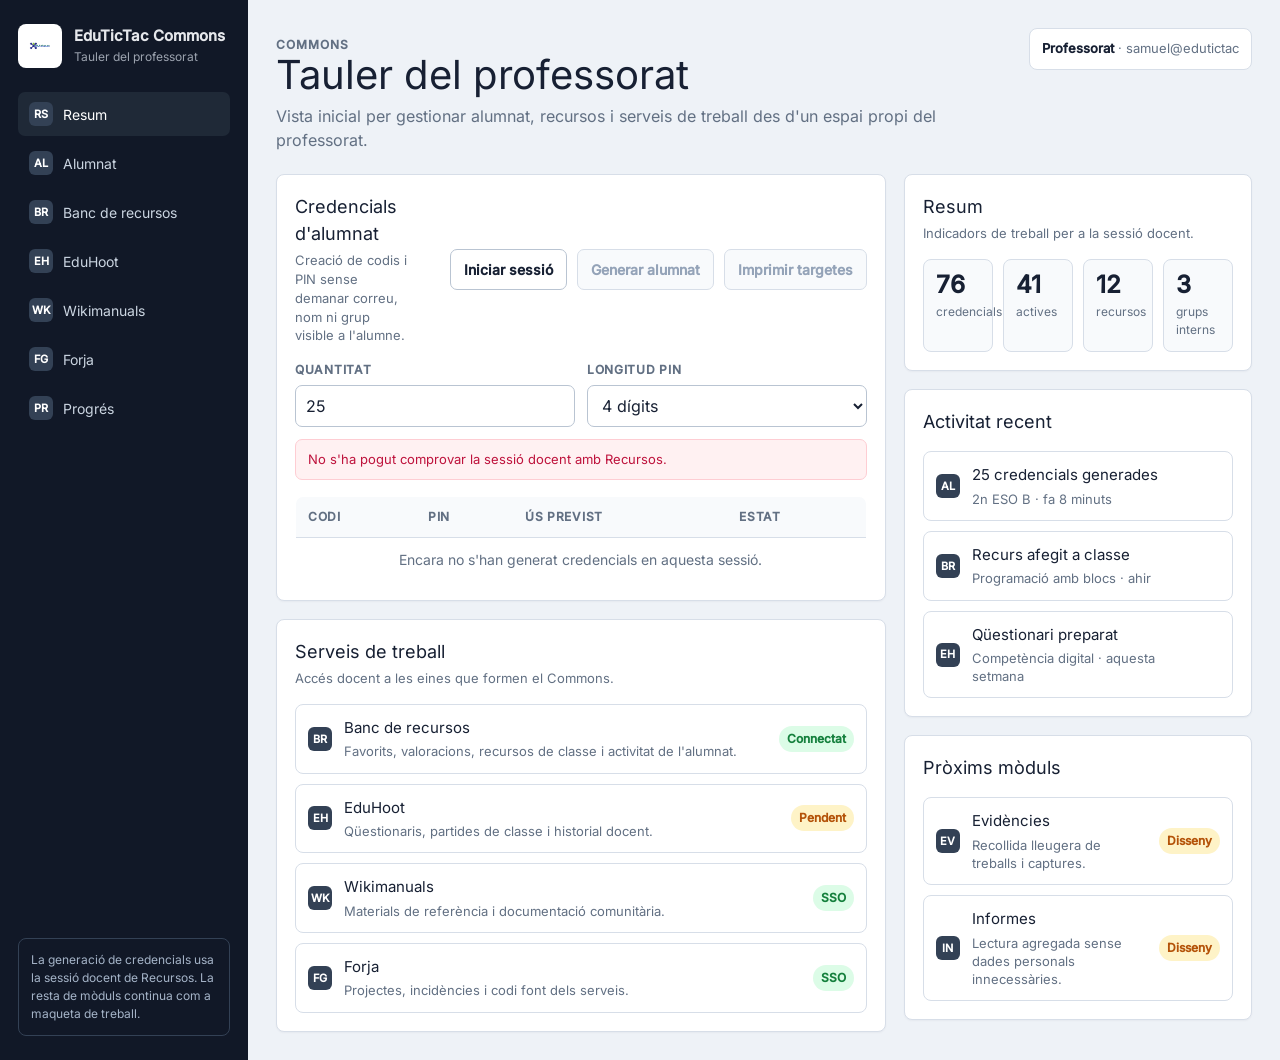
<file: tauler-professorat.html>
<!DOCTYPE html>
<html lang="ca">
<head>
  <meta charset="utf-8">
  <meta name="viewport" content="width=device-width, initial-scale=1.0">
  <title>Tauler del professorat — EduTicTac Commons</title>
  <meta name="description" content="Maqueta del tauler del professorat d'EduTicTac Commons.">
  <link rel="stylesheet" href="styles/fonts.css">
  <link rel="stylesheet" href="styles/tailwind.css">
  <link rel="stylesheet" href="styles/dashboards.css">
</head>
<body class="dashboard-body font-sans">
  <div class="dashboard-shell">
    <aside class="dashboard-sidebar" aria-label="Seccions del tauler">
      <div class="dashboard-brand">
        <img src="logo.png" alt="EduTicTac">
        <div>
          <strong>EduTicTac Commons</strong>
          <span>Tauler del professorat</span>
        </div>
      </div>

      <nav class="dashboard-nav">
        <a href="#" aria-current="page"><span class="nav-mark">RS</span>Resum</a>
        <a href="#"><span class="nav-mark">AL</span>Alumnat</a>
        <a href="#"><span class="nav-mark">BR</span>Banc de recursos</a>
        <a href="#"><span class="nav-mark">EH</span>EduHoot</a>
        <a href="#"><span class="nav-mark">WK</span>Wikimanuals</a>
        <a href="#"><span class="nav-mark">FG</span>Forja</a>
        <a href="#"><span class="nav-mark">PR</span>Progrés</a>
      </nav>

      <p class="dashboard-note">
        La generació de credencials usa la sessió docent de Recursos. La resta de mòduls continua com a maqueta de treball.
      </p>
    </aside>

    <main class="dashboard-main">
      <header class="topbar">
        <div>
          <p class="eyebrow">Commons</p>
          <h1>Tauler del professorat</h1>
          <p>Vista inicial per gestionar alumnat, recursos i serveis de treball des d'un espai propi del professorat.</p>
        </div>
        <div class="session-chip"><strong>Professorat</strong> · samuel@edutictac</div>
      </header>

      <section class="dashboard-grid" aria-label="Contingut principal">
        <div>
          <article class="panel">
            <div class="panel-header">
              <div>
                <h2>Credencials d'alumnat</h2>
                <p>Creació de codis i PIN sense demanar correu, nom ni grup visible a l'alumne.</p>
              </div>
              <div class="button-row">
                <a class="button" href="https://recursos.edutictac.es/api/auth/login">Iniciar sessió</a>
                <button id="generateStudentsBtn" class="button primary" type="button">Generar alumnat</button>
                <button id="printStudentsBtn" class="button" type="button" disabled>Imprimir targetes</button>
              </div>
            </div>

            <form id="studentBatchForm" class="split-form" aria-label="Opcions de generació">
              <div class="field">
                <label for="batch-size">Quantitat</label>
                <input id="batch-size" value="25" inputmode="numeric" min="1" max="120">
              </div>
              <div class="field">
                <label for="pin-length">Longitud PIN</label>
                <select id="pin-length">
                  <option value="4">4 dígits</option>
                  <option value="6">6 dígits</option>
                </select>
              </div>
            </form>

            <p id="batchFeedback" class="form-feedback" role="status" aria-live="polite">
              Comprovant sessió docent...
            </p>

            <table id="credentialsTable" class="credentials-table" aria-label="Credencials generades" style="margin-top:16px">
              <thead>
                <tr>
                  <th>Codi</th>
                  <th>PIN</th>
                  <th>Ús previst</th>
                  <th>Estat</th>
                </tr>
              </thead>
              <tbody id="credentialsBody">
                <tr class="empty-row">
                  <td colspan="4">Encara no s'han generat credencials en aquesta sessió.</td>
                </tr>
              </tbody>
            </table>
          </article>

          <article class="panel">
            <div class="panel-header">
              <div>
                <h2>Serveis de treball</h2>
                <p>Accés docent a les eines que formen el Commons.</p>
              </div>
            </div>

            <div class="tool-list">
              <div class="tool-item">
                <span class="tool-mark">BR</span>
                <div>
                  <h3>Banc de recursos</h3>
                  <p>Favorits, valoracions, recursos de classe i activitat de l'alumnat.</p>
                </div>
                <span class="status ready">Connectat</span>
              </div>
              <div class="tool-item">
                <span class="tool-mark">EH</span>
                <div>
                  <h3>EduHoot</h3>
                  <p>Qüestionaris, partides de classe i historial docent.</p>
                </div>
                <span class="status todo">Pendent</span>
              </div>
              <div class="tool-item">
                <span class="tool-mark">WK</span>
                <div>
                  <h3>Wikimanuals</h3>
                  <p>Materials de referència i documentació comunitària.</p>
                </div>
                <span class="status ready">SSO</span>
              </div>
              <div class="tool-item">
                <span class="tool-mark">FG</span>
                <div>
                  <h3>Forja</h3>
                  <p>Projectes, incidències i codi font dels serveis.</p>
                </div>
                <span class="status ready">SSO</span>
              </div>
            </div>
          </article>
        </div>

        <aside>
          <article class="panel">
            <div class="panel-header">
              <div>
                <h2>Resum</h2>
                <p>Indicadors de treball per a la sessió docent.</p>
              </div>
            </div>
            <div class="metric-grid">
              <div class="metric"><strong>76</strong><span>credencials</span></div>
              <div class="metric"><strong>41</strong><span>actives</span></div>
              <div class="metric"><strong>12</strong><span>recursos</span></div>
              <div class="metric"><strong>3</strong><span>grups interns</span></div>
            </div>
          </article>

          <article class="panel">
            <div class="panel-header">
              <div>
                <h2>Activitat recent</h2>
              </div>
            </div>
            <div class="activity-list">
              <div class="activity-item">
                <span class="tool-mark">AL</span>
                <div>
                  <h3>25 credencials generades</h3>
                  <p>2n ESO B · fa 8 minuts</p>
                </div>
              </div>
              <div class="activity-item">
                <span class="tool-mark">BR</span>
                <div>
                  <h3>Recurs afegit a classe</h3>
                  <p>Programació amb blocs · ahir</p>
                </div>
              </div>
              <div class="activity-item">
                <span class="tool-mark">EH</span>
                <div>
                  <h3>Qüestionari preparat</h3>
                  <p>Competència digital · aquesta setmana</p>
                </div>
              </div>
            </div>
          </article>

          <article class="panel">
            <div class="panel-header">
              <div>
                <h2>Pròxims mòduls</h2>
              </div>
            </div>
            <div class="activity-list">
              <div class="activity-item">
                <span class="tool-mark">EV</span>
                <div>
                  <h3>Evidències</h3>
                  <p>Recollida lleugera de treballs i captures.</p>
                </div>
                <span class="status todo">Disseny</span>
              </div>
              <div class="activity-item">
                <span class="tool-mark">IN</span>
                <div>
                  <h3>Informes</h3>
                  <p>Lectura agregada sense dades personals innecessàries.</p>
                </div>
                <span class="status todo">Disseny</span>
              </div>
            </div>
          </article>
        </aside>
      </section>
    </main>
  </div>
  <script>
    const API_BASE = "https://recursos.edutictac.es/api";
    const form = document.querySelector("#studentBatchForm");
    const generateBtn = document.querySelector("#generateStudentsBtn");
    const printBtn = document.querySelector("#printStudentsBtn");
    const countInput = document.querySelector("#batch-size");
    const pinLengthSelect = document.querySelector("#pin-length");
    const feedback = document.querySelector("#batchFeedback");
    const credentialsBody = document.querySelector("#credentialsBody");
    let lastCredentials = [];

    function setFeedback(message, type = "") {
      feedback.textContent = message;
      feedback.className = `form-feedback ${type}`.trim();
    }

    async function api(path, options = {}) {
      const response = await fetch(`${API_BASE}${path}`, {
        method: options.method || "GET",
        credentials: "include",
        headers: {
          "Accept": "application/json",
          "Content-Type": "application/json",
        },
        body: options.body ? JSON.stringify(options.body) : undefined,
      });
      if (!response.ok) {
        const error = new Error(`HTTP ${response.status}`);
        error.status = response.status;
        throw error;
      }
      return response.json();
    }

    function renderCredentials(credentials) {
      lastCredentials = credentials;
      credentialsBody.innerHTML = "";
      if (!credentials.length) {
        credentialsBody.innerHTML = '<tr class="empty-row"><td colspan="4">No s\'han rebut credencials.</td></tr>';
        printBtn.disabled = true;
        return;
      }
      const fragment = document.createDocumentFragment();
      credentials.forEach((credential) => {
        const row = document.createElement("tr");
        row.innerHTML = `
          <td><span class="code-pill"></span></td>
          <td><span class="code-pill"></span></td>
          <td>Banc de recursos i serveis Commons</td>
          <td><span class="status ready">Creat</span></td>
        `;
        row.children[0].querySelector("span").textContent = credential.code || "";
        row.children[1].querySelector("span").textContent = credential.pin || "";
        fragment.append(row);
      });
      credentialsBody.append(fragment);
      printBtn.disabled = false;
    }

    async function refreshTeacherSession() {
      try {
        const me = await api("/auth/me");
        if (me.logged_in) {
          generateBtn.disabled = false;
          setFeedback("Sessió docent detectada. Pots generar credencials.", "ok");
          return;
        }
        generateBtn.disabled = true;
        setFeedback("Cal iniciar sessió com a professorat a Recursos abans de generar credencials.", "warn");
      } catch {
        generateBtn.disabled = true;
        setFeedback("No s'ha pogut comprovar la sessió docent amb Recursos.", "error");
      }
    }

    async function generateStudents() {
      const count = Math.max(1, Math.min(120, Number(countInput.value || 0)));
      const pinLength = Number(pinLengthSelect.value) === 6 ? 6 : 4;
      generateBtn.disabled = true;
      setFeedback("Generant credencials...");
      try {
        const data = await api("/teacher/student-batches", {
          method: "POST",
          body: { count, pin_length: pinLength },
        });
        const credentials = Array.isArray(data.credentials) ? data.credentials : [];
        renderCredentials(credentials);
        setFeedback(`${credentials.length} credencials generades correctament.`, "ok");
      } catch (error) {
        if (error.status === 401) {
          setFeedback("La sessió docent no és vàlida. Inicia sessió a Recursos i torna al tauler.", "error");
        } else {
          setFeedback("No s'han pogut generar les credencials. Torna-ho a provar.", "error");
        }
      } finally {
        generateBtn.disabled = false;
      }
    }

    function printCredentials() {
      if (!lastCredentials.length) return;
      const rows = lastCredentials.map((credential) => `
        <article>
          <strong>${credential.code || ""}</strong>
          <span>PIN ${credential.pin || ""}</span>
        </article>
      `).join("");
      const printWindow = window.open("", "edutictac-credentials", "width=900,height=700");
      if (!printWindow) return;
      printWindow.document.write(`
        <!doctype html>
        <html lang="ca">
        <head>
          <meta charset="utf-8">
          <title>Credencials alumnat</title>
          <style>
            body { font-family: system-ui, sans-serif; margin: 24px; color: #111827; }
            h1 { font-size: 20px; margin: 0 0 18px; }
            section { display: grid; grid-template-columns: repeat(3, 1fr); gap: 12px; }
            article { border: 1px solid #94a3b8; border-radius: 8px; padding: 18px; text-align: center; break-inside: avoid; }
            strong { display: block; font-size: 28px; letter-spacing: .08em; }
            span { display: block; margin-top: 8px; font-size: 18px; }
          </style>
        </head>
        <body>
          <h1>EduTicTac Commons · credencials d'alumnat</h1>
          <section>${rows}</section>
        </body>
        </html>
      `);
      printWindow.document.close();
      printWindow.focus();
      printWindow.print();
    }

    form.addEventListener("submit", (event) => {
      event.preventDefault();
      generateStudents();
    });
    generateBtn.addEventListener("click", generateStudents);
    printBtn.addEventListener("click", printCredentials);
    refreshTeacherSession();
  </script>
</body>
</html>
</file>
<file: styles/fonts.css>
/* Fuentes autoalojadas (SIL Open Font License 1.1). Generado por scripts/fetch-fonts.mjs */
/* cyrillic-ext */
@font-face {
  font-family: 'Inter';
  font-style: normal;
  font-weight: 400;
  font-display: swap;
  src: url(../assets/fonts/UcC73FwrK3iLTeHuS_nVMrMxCp50SjIa2JL7SUc.woff2) format('woff2');
  unicode-range: U+0460-052F, U+1C80-1C8A, U+20B4, U+2DE0-2DFF, U+A640-A69F, U+FE2E-FE2F;
}
/* cyrillic */
@font-face {
  font-family: 'Inter';
  font-style: normal;
  font-weight: 400;
  font-display: swap;
  src: url(../assets/fonts/UcC73FwrK3iLTeHuS_nVMrMxCp50SjIa0ZL7SUc.woff2) format('woff2');
  unicode-range: U+0301, U+0400-045F, U+0490-0491, U+04B0-04B1, U+2116;
}
/* greek-ext */
@font-face {
  font-family: 'Inter';
  font-style: normal;
  font-weight: 400;
  font-display: swap;
  src: url(../assets/fonts/UcC73FwrK3iLTeHuS_nVMrMxCp50SjIa2ZL7SUc.woff2) format('woff2');
  unicode-range: U+1F00-1FFF;
}
/* greek */
@font-face {
  font-family: 'Inter';
  font-style: normal;
  font-weight: 400;
  font-display: swap;
  src: url(../assets/fonts/UcC73FwrK3iLTeHuS_nVMrMxCp50SjIa1pL7SUc.woff2) format('woff2');
  unicode-range: U+0370-0377, U+037A-037F, U+0384-038A, U+038C, U+038E-03A1, U+03A3-03FF;
}
/* vietnamese */
@font-face {
  font-family: 'Inter';
  font-style: normal;
  font-weight: 400;
  font-display: swap;
  src: url(../assets/fonts/UcC73FwrK3iLTeHuS_nVMrMxCp50SjIa2pL7SUc.woff2) format('woff2');
  unicode-range: U+0102-0103, U+0110-0111, U+0128-0129, U+0168-0169, U+01A0-01A1, U+01AF-01B0, U+0300-0301, U+0303-0304, U+0308-0309, U+0323, U+0329, U+1EA0-1EF9, U+20AB;
}
/* latin-ext */
@font-face {
  font-family: 'Inter';
  font-style: normal;
  font-weight: 400;
  font-display: swap;
  src: url(../assets/fonts/UcC73FwrK3iLTeHuS_nVMrMxCp50SjIa25L7SUc.woff2) format('woff2');
  unicode-range: U+0100-02BA, U+02BD-02C5, U+02C7-02CC, U+02CE-02D7, U+02DD-02FF, U+0304, U+0308, U+0329, U+1D00-1DBF, U+1E00-1E9F, U+1EF2-1EFF, U+2020, U+20A0-20AB, U+20AD-20C0, U+2113, U+2C60-2C7F, U+A720-A7FF;
}
/* latin */
@font-face {
  font-family: 'Inter';
  font-style: normal;
  font-weight: 400;
  font-display: swap;
  src: url(../assets/fonts/UcC73FwrK3iLTeHuS_nVMrMxCp50SjIa1ZL7.woff2) format('woff2');
  unicode-range: U+0000-00FF, U+0131, U+0152-0153, U+02BB-02BC, U+02C6, U+02DA, U+02DC, U+0304, U+0308, U+0329, U+2000-206F, U+20AC, U+2122, U+2191, U+2193, U+2212, U+2215, U+FEFF, U+FFFD;
}
/* cyrillic-ext */
@font-face {
  font-family: 'Inter';
  font-style: normal;
  font-weight: 500;
  font-display: swap;
  src: url(../assets/fonts/UcC73FwrK3iLTeHuS_nVMrMxCp50SjIa2JL7SUc.woff2) format('woff2');
  unicode-range: U+0460-052F, U+1C80-1C8A, U+20B4, U+2DE0-2DFF, U+A640-A69F, U+FE2E-FE2F;
}
/* cyrillic */
@font-face {
  font-family: 'Inter';
  font-style: normal;
  font-weight: 500;
  font-display: swap;
  src: url(../assets/fonts/UcC73FwrK3iLTeHuS_nVMrMxCp50SjIa0ZL7SUc.woff2) format('woff2');
  unicode-range: U+0301, U+0400-045F, U+0490-0491, U+04B0-04B1, U+2116;
}
/* greek-ext */
@font-face {
  font-family: 'Inter';
  font-style: normal;
  font-weight: 500;
  font-display: swap;
  src: url(../assets/fonts/UcC73FwrK3iLTeHuS_nVMrMxCp50SjIa2ZL7SUc.woff2) format('woff2');
  unicode-range: U+1F00-1FFF;
}
/* greek */
@font-face {
  font-family: 'Inter';
  font-style: normal;
  font-weight: 500;
  font-display: swap;
  src: url(../assets/fonts/UcC73FwrK3iLTeHuS_nVMrMxCp50SjIa1pL7SUc.woff2) format('woff2');
  unicode-range: U+0370-0377, U+037A-037F, U+0384-038A, U+038C, U+038E-03A1, U+03A3-03FF;
}
/* vietnamese */
@font-face {
  font-family: 'Inter';
  font-style: normal;
  font-weight: 500;
  font-display: swap;
  src: url(../assets/fonts/UcC73FwrK3iLTeHuS_nVMrMxCp50SjIa2pL7SUc.woff2) format('woff2');
  unicode-range: U+0102-0103, U+0110-0111, U+0128-0129, U+0168-0169, U+01A0-01A1, U+01AF-01B0, U+0300-0301, U+0303-0304, U+0308-0309, U+0323, U+0329, U+1EA0-1EF9, U+20AB;
}
/* latin-ext */
@font-face {
  font-family: 'Inter';
  font-style: normal;
  font-weight: 500;
  font-display: swap;
  src: url(../assets/fonts/UcC73FwrK3iLTeHuS_nVMrMxCp50SjIa25L7SUc.woff2) format('woff2');
  unicode-range: U+0100-02BA, U+02BD-02C5, U+02C7-02CC, U+02CE-02D7, U+02DD-02FF, U+0304, U+0308, U+0329, U+1D00-1DBF, U+1E00-1E9F, U+1EF2-1EFF, U+2020, U+20A0-20AB, U+20AD-20C0, U+2113, U+2C60-2C7F, U+A720-A7FF;
}
/* latin */
@font-face {
  font-family: 'Inter';
  font-style: normal;
  font-weight: 500;
  font-display: swap;
  src: url(../assets/fonts/UcC73FwrK3iLTeHuS_nVMrMxCp50SjIa1ZL7.woff2) format('woff2');
  unicode-range: U+0000-00FF, U+0131, U+0152-0153, U+02BB-02BC, U+02C6, U+02DA, U+02DC, U+0304, U+0308, U+0329, U+2000-206F, U+20AC, U+2122, U+2191, U+2193, U+2212, U+2215, U+FEFF, U+FFFD;
}
/* devanagari */
@font-face {
  font-family: 'Poppins';
  font-style: normal;
  font-weight: 600;
  font-display: swap;
  src: url(../assets/fonts/pxiByp8kv8JHgFVrLEj6Z11lFc-K.woff2) format('woff2');
  unicode-range: U+0900-097F, U+1CD0-1CF9, U+200C-200D, U+20A8, U+20B9, U+20F0, U+25CC, U+A830-A839, U+A8E0-A8FF, U+11B00-11B09;
}
/* latin-ext */
@font-face {
  font-family: 'Poppins';
  font-style: normal;
  font-weight: 600;
  font-display: swap;
  src: url(../assets/fonts/pxiByp8kv8JHgFVrLEj6Z1JlFc-K.woff2) format('woff2');
  unicode-range: U+0100-02BA, U+02BD-02C5, U+02C7-02CC, U+02CE-02D7, U+02DD-02FF, U+0304, U+0308, U+0329, U+1D00-1DBF, U+1E00-1E9F, U+1EF2-1EFF, U+2020, U+20A0-20AB, U+20AD-20C0, U+2113, U+2C60-2C7F, U+A720-A7FF;
}
/* latin */
@font-face {
  font-family: 'Poppins';
  font-style: normal;
  font-weight: 600;
  font-display: swap;
  src: url(../assets/fonts/pxiByp8kv8JHgFVrLEj6Z1xlFQ.woff2) format('woff2');
  unicode-range: U+0000-00FF, U+0131, U+0152-0153, U+02BB-02BC, U+02C6, U+02DA, U+02DC, U+0304, U+0308, U+0329, U+2000-206F, U+20AC, U+2122, U+2191, U+2193, U+2212, U+2215, U+FEFF, U+FFFD;
}
/* devanagari */
@font-face {
  font-family: 'Poppins';
  font-style: normal;
  font-weight: 700;
  font-display: swap;
  src: url(../assets/fonts/pxiByp8kv8JHgFVrLCz7Z11lFc-K.woff2) format('woff2');
  unicode-range: U+0900-097F, U+1CD0-1CF9, U+200C-200D, U+20A8, U+20B9, U+20F0, U+25CC, U+A830-A839, U+A8E0-A8FF, U+11B00-11B09;
}
/* latin-ext */
@font-face {
  font-family: 'Poppins';
  font-style: normal;
  font-weight: 700;
  font-display: swap;
  src: url(../assets/fonts/pxiByp8kv8JHgFVrLCz7Z1JlFc-K.woff2) format('woff2');
  unicode-range: U+0100-02BA, U+02BD-02C5, U+02C7-02CC, U+02CE-02D7, U+02DD-02FF, U+0304, U+0308, U+0329, U+1D00-1DBF, U+1E00-1E9F, U+1EF2-1EFF, U+2020, U+20A0-20AB, U+20AD-20C0, U+2113, U+2C60-2C7F, U+A720-A7FF;
}
/* latin */
@font-face {
  font-family: 'Poppins';
  font-style: normal;
  font-weight: 700;
  font-display: swap;
  src: url(../assets/fonts/pxiByp8kv8JHgFVrLCz7Z1xlFQ.woff2) format('woff2');
  unicode-range: U+0000-00FF, U+0131, U+0152-0153, U+02BB-02BC, U+02C6, U+02DA, U+02DC, U+0304, U+0308, U+0329, U+2000-206F, U+20AC, U+2122, U+2191, U+2193, U+2212, U+2215, U+FEFF, U+FFFD;
}
</file>
<file: styles/dashboards.css>
:root {
  color-scheme: light;
  --panel: #ffffff;
  --panel-soft: #f8fafc;
  --line: #d7dee8;
  --line-strong: #b9c4d2;
  --ink: #172033;
  --muted: #627083;
  --blue: #2563eb;
  --teal: #0f766e;
  --green: #15803d;
  --amber: #b45309;
  --rose: #be123c;
}

* {
  box-sizing: border-box;
}

body.dashboard-body {
  margin: 0;
  background: #eef2f7;
  color: var(--ink);
}

.dashboard-shell {
  min-height: 100vh;
  display: grid;
  grid-template-columns: 248px minmax(0, 1fr);
}

.dashboard-sidebar {
  background: #111827;
  color: #e5e7eb;
  padding: 24px 18px;
  display: flex;
  flex-direction: column;
  gap: 24px;
}

.dashboard-brand {
  display: flex;
  align-items: center;
  gap: 12px;
}

.dashboard-brand img {
  width: 44px;
  height: 44px;
  object-fit: contain;
  background: #ffffff;
  border-radius: 8px;
  padding: 5px;
}

.dashboard-brand strong {
  display: block;
  font-size: 15px;
  line-height: 1.2;
}

.dashboard-brand span {
  display: block;
  color: #9ca3af;
  font-size: 12px;
  margin-top: 3px;
}

.dashboard-nav {
  display: flex;
  flex-direction: column;
  gap: 5px;
}

.dashboard-nav a {
  display: flex;
  align-items: center;
  gap: 10px;
  color: #cbd5e1;
  text-decoration: none;
  border-radius: 7px;
  padding: 10px 11px;
  font-size: 14px;
}

.dashboard-nav a[aria-current="page"],
.dashboard-nav a:hover {
  background: #1f2937;
  color: #ffffff;
}

.nav-mark,
.tool-mark {
  display: inline-flex;
  align-items: center;
  justify-content: center;
  width: 24px;
  height: 24px;
  border-radius: 6px;
  background: #334155;
  color: #ffffff;
  font-size: 11px;
  font-weight: 700;
  flex: 0 0 auto;
}

.dashboard-note {
  margin-top: auto;
  color: #a5b4c8;
  border: 1px solid #334155;
  border-radius: 8px;
  padding: 12px;
  font-size: 12px;
  line-height: 1.5;
}

.dashboard-main {
  min-width: 0;
  padding: 28px;
}

.topbar {
  display: flex;
  justify-content: space-between;
  align-items: flex-start;
  gap: 18px;
  margin-bottom: 22px;
}

.eyebrow {
  margin: 0 0 4px;
  color: var(--blue);
  font-size: 12px;
  font-weight: 800;
  letter-spacing: .08em;
  text-transform: uppercase;
}

.topbar h1 {
  margin: 0;
  font-size: clamp(28px, 4vw, 40px);
  line-height: 1.05;
  letter-spacing: 0;
}

.topbar p {
  margin: 8px 0 0;
  color: var(--muted);
  max-width: 780px;
  line-height: 1.5;
}

.session-chip {
  white-space: nowrap;
  background: #ffffff;
  border: 1px solid var(--line);
  border-radius: 8px;
  padding: 10px 12px;
  font-size: 13px;
  color: var(--muted);
}

.session-chip strong {
  color: var(--ink);
}

.dashboard-grid {
  display: grid;
  grid-template-columns: minmax(0, 1.4fr) minmax(320px, .8fr);
  gap: 18px;
  align-items: start;
}

.panel {
  background: var(--panel);
  border: 1px solid var(--line);
  border-radius: 8px;
  padding: 18px;
  box-shadow: 0 1px 2px rgba(15, 23, 42, .04);
}

.panel + .panel {
  margin-top: 18px;
}

.panel-header {
  display: flex;
  justify-content: space-between;
  gap: 14px;
  align-items: center;
  margin-bottom: 16px;
}

.panel-header > div:first-child {
  min-width: 0;
}

.panel-header > .button-row {
  flex: 0 0 440px;
  justify-content: flex-end;
}

.panel-header h2 {
  margin: 0;
  font-size: 18px;
}

.panel-header p {
  margin: 4px 0 0;
  color: var(--muted);
  font-size: 13px;
  line-height: 1.45;
}

.button-row {
  display: flex;
  flex-wrap: wrap;
  gap: 10px;
}

.button {
  display: inline-flex;
  align-items: center;
  justify-content: center;
  gap: 8px;
  min-height: 40px;
  border-radius: 7px;
  border: 1px solid var(--line-strong);
  background: #ffffff;
  color: var(--ink);
  padding: 9px 13px;
  text-decoration: none;
  font-weight: 700;
  font-size: 14px;
  cursor: pointer;
}

.button.primary {
  background: var(--blue);
  border-color: var(--blue);
  color: #ffffff;
}

.button:disabled,
.button.disabled {
  color: #94a3b8;
  background: #f8fafc;
  border-color: var(--line);
  cursor: not-allowed;
}

.metric-grid {
  display: grid;
  grid-template-columns: repeat(4, minmax(0, 1fr));
  gap: 10px;
}

.metric {
  border: 1px solid var(--line);
  border-radius: 8px;
  background: var(--panel-soft);
  padding: 12px;
  min-height: 86px;
}

.metric strong {
  display: block;
  font-size: 24px;
  line-height: 1.1;
}

.metric span {
  display: block;
  color: var(--muted);
  font-size: 12px;
  margin-top: 5px;
}

.tool-list,
.activity-list {
  display: grid;
  gap: 10px;
}

.tool-item,
.activity-item {
  display: grid;
  grid-template-columns: auto minmax(0, 1fr) auto;
  align-items: center;
  gap: 12px;
  border: 1px solid var(--line);
  border-radius: 8px;
  padding: 12px;
  background: #ffffff;
}

.tool-item h3,
.activity-item h3 {
  margin: 0;
  font-size: 15px;
}

.tool-item p,
.activity-item p {
  margin: 3px 0 0;
  color: var(--muted);
  font-size: 13px;
  line-height: 1.4;
}

.status {
  display: inline-flex;
  align-items: center;
  min-height: 24px;
  border-radius: 999px;
  padding: 4px 8px;
  font-size: 12px;
  font-weight: 700;
  white-space: nowrap;
}

.status.ready {
  background: #dcfce7;
  color: var(--green);
}

.status.todo {
  background: #fef3c7;
  color: var(--amber);
}

.status.private {
  background: #e0f2fe;
  color: #0369a1;
}

.credentials-table {
  width: 100%;
  border-collapse: collapse;
  overflow: hidden;
  border: 1px solid var(--line);
  border-radius: 8px;
}

.credentials-table th,
.credentials-table td {
  text-align: left;
  padding: 11px 12px;
  border-bottom: 1px solid var(--line);
  font-size: 14px;
}

.credentials-table th {
  background: #f8fafc;
  color: var(--muted);
  font-size: 12px;
  text-transform: uppercase;
  letter-spacing: .06em;
}

.credentials-table tr:last-child td {
  border-bottom: 0;
}

.credentials-table .empty-row td {
  color: var(--muted);
  text-align: center;
}

.code-pill {
  display: inline-flex;
  align-items: center;
  border-radius: 6px;
  background: #eff6ff;
  color: #1d4ed8;
  padding: 4px 7px;
  font-family: ui-monospace, SFMono-Regular, Menlo, Monaco, Consolas, monospace;
  font-size: 13px;
  font-weight: 800;
}

.split-form {
  display: grid;
  grid-template-columns: 1fr 1fr;
  gap: 12px;
}

.field label {
  display: block;
  margin-bottom: 6px;
  color: var(--muted);
  font-size: 12px;
  font-weight: 700;
  text-transform: uppercase;
  letter-spacing: .06em;
}

.field input,
.field select {
  width: 100%;
  border: 1px solid var(--line-strong);
  border-radius: 7px;
  min-height: 42px;
  padding: 8px 10px;
  background: #ffffff;
  color: var(--ink);
  font: inherit;
}

.form-feedback {
  margin: 12px 0 0;
  border: 1px solid var(--line);
  border-radius: 7px;
  background: #f8fafc;
  color: var(--muted);
  padding: 10px 12px;
  font-size: 13px;
  line-height: 1.45;
}

.form-feedback.ok {
  border-color: #bbf7d0;
  background: #f0fdf4;
  color: var(--green);
}

.form-feedback.warn {
  border-color: #fde68a;
  background: #fffbeb;
  color: var(--amber);
}

.form-feedback.error {
  border-color: #fecdd3;
  background: #fff1f2;
  color: var(--rose);
}

.progress-row {
  display: grid;
  grid-template-columns: minmax(0, 1fr) auto;
  gap: 12px;
  align-items: center;
  padding: 10px 0;
  border-bottom: 1px solid var(--line);
}

.progress-row:last-child {
  border-bottom: 0;
}

.progress-bar {
  height: 8px;
  border-radius: 999px;
  background: #e2e8f0;
  overflow: hidden;
  margin-top: 7px;
}

.progress-bar span {
  display: block;
  height: 100%;
  border-radius: inherit;
  background: var(--teal);
}

@media (max-width: 980px) {
  .dashboard-shell {
    grid-template-columns: 1fr;
  }

  .dashboard-sidebar {
    position: static;
    padding: 18px;
  }

  .dashboard-nav {
    display: grid;
    grid-template-columns: repeat(2, minmax(0, 1fr));
  }

  .dashboard-note {
    margin-top: 0;
  }

  .dashboard-grid {
    grid-template-columns: 1fr;
  }
}

@media (max-width: 640px) {
  .dashboard-main {
    padding: 18px 14px;
  }

  .topbar,
  .panel-header,
  .tool-item,
  .activity-item {
    display: block;
  }

  .session-chip,
  .panel-header .button-row,
  .tool-item .status,
  .activity-item .status {
    margin-top: 12px;
  }

  .metric-grid,
  .split-form {
    grid-template-columns: 1fr;
  }

  .credentials-table {
    display: block;
    overflow-x: auto;
  }
}
</file>
